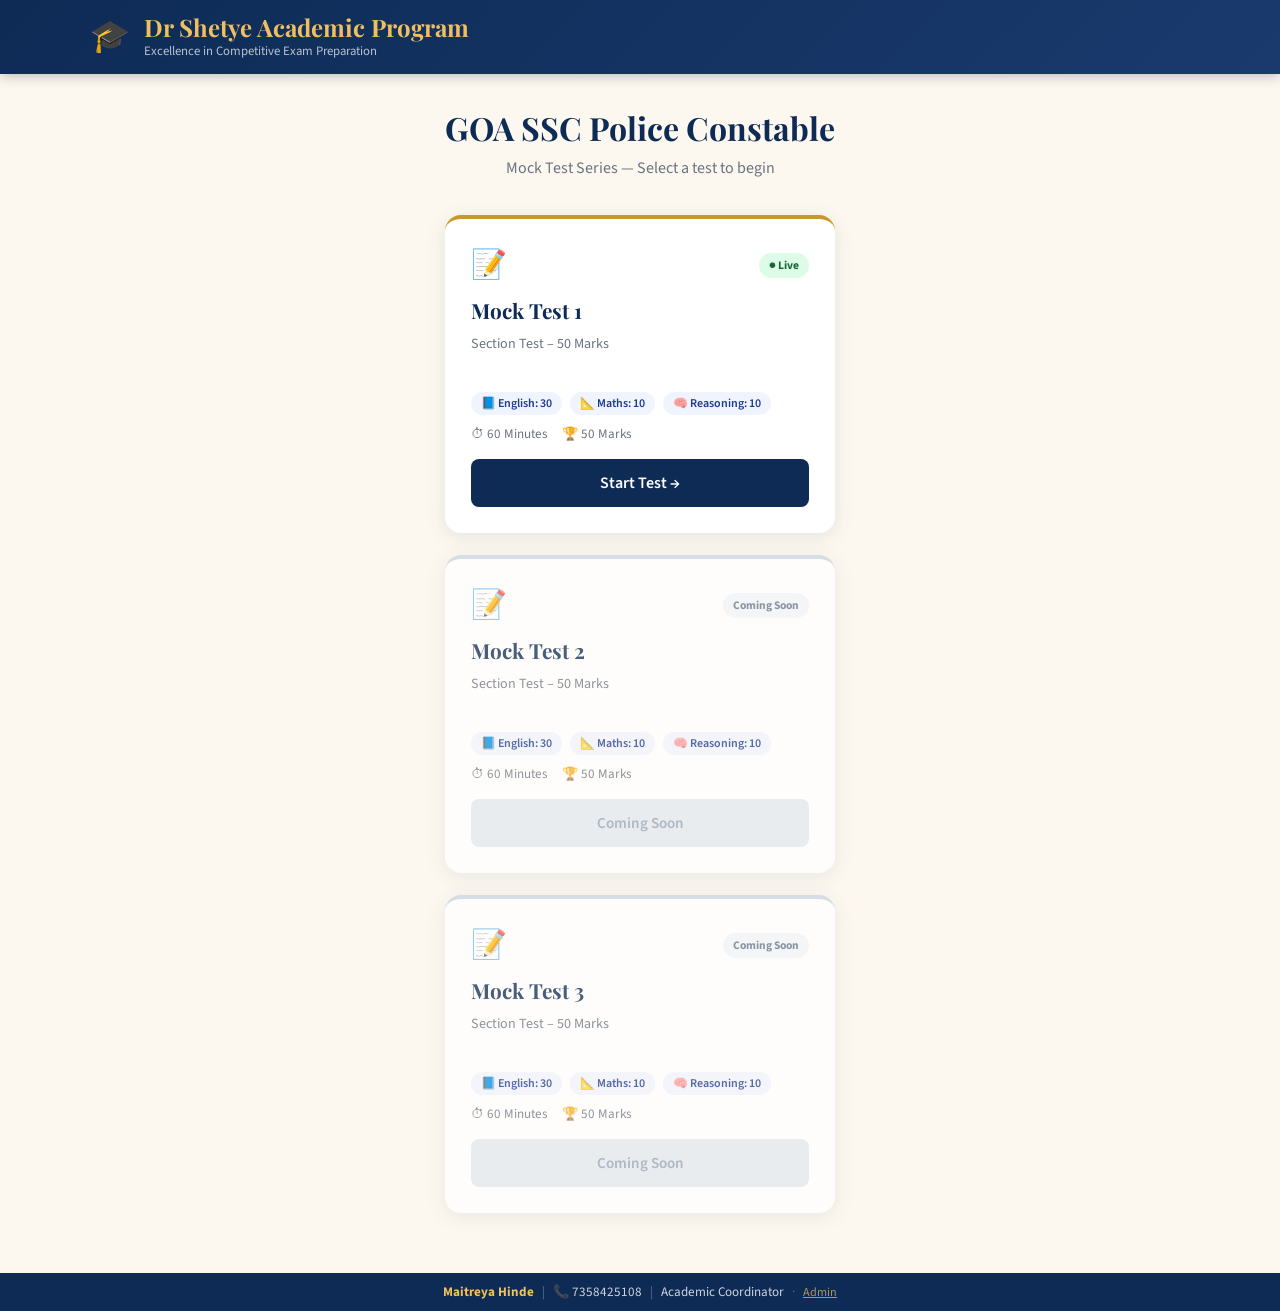
<file: index.html>
<!DOCTYPE html>
<html lang="en">
<head>
  <meta charset="UTF-8"/>
  <meta name="viewport" content="width=device-width, initial-scale=1.0"/>
  <title>Dr Shetye Academic Program – GOA SSC PC Tests</title>
  <link href="https://fonts.googleapis.com/css2?family=Playfair+Display:wght@700&family=Source+Sans+3:wght@400;600;700&display=swap" rel="stylesheet"/>
  <link rel="stylesheet" href="styles.css"/>
</head>
<body>

  <!-- HEADER -->
  <header class="site-header">
    <div class="header-inner">
      <div class="header-logo">🎓</div>
      <div class="header-text">
        <h1 class="header-title">Dr Shetye Academic Program</h1>
        <p class="header-sub">Excellence in Competitive Exam Preparation</p>
      </div>
    </div>
  </header>

  <!-- HOME PAGE -->
  <main class="home-main">
    <div class="home-hero">
      <h2 class="hero-title">GOA SSC Police Constable</h2>
      <p class="hero-sub">Mock Test Series — Select a test to begin</p>
    </div>

    <div class="tests-grid" id="testsGrid">
      <!-- Cards injected by home.js -->
    </div>
  </main>

  <!-- FOOTER -->
  <footer class="site-footer">
    <div class="footer-inner">
      <span class="footer-name">Maitreya Hinde</span>
      <span class="footer-sep">|</span>
      <span class="footer-phone">📞 7358425108</span>
      <span class="footer-sep">|</span>
      <span class="footer-role">Academic Coordinator</span>
      <span class="footer-sep">·</span>
      <span class="admin-link" onclick="openAdminModal()">Admin</span>
    </div>
  </footer>

  <!-- ADMIN MODAL -->
  <div id="adminModal" style="display:none;position:fixed;inset:0;background:rgba(0,0,0,0.55);z-index:300;align-items:center;justify-content:center;">
    <div class="modal-box">
      <h3>Admin Login</h3>
      <p style="font-size:.85rem;color:#6b7280;margin-bottom:14px;">View all test results &amp; merit lists</p>
      <input type="password" id="adminPass" placeholder="Admin password"/>
      <div style="display:flex;gap:10px;margin-top:4px;">
        <button class="btn btn-primary" style="flex:1;" onclick="adminLogin()">Login</button>
        <button class="btn btn-outline" style="flex:1;" onclick="closeModal()">Cancel</button>
      </div>
      <p id="adminError" style="display:none;color:#dc2626;font-size:.85rem;margin-top:10px;">❌ Wrong password</p>
    </div>
  </div>

  <script src="config.js"></script>
  <script src="home.js"></script>
</body>
</html>
</file>
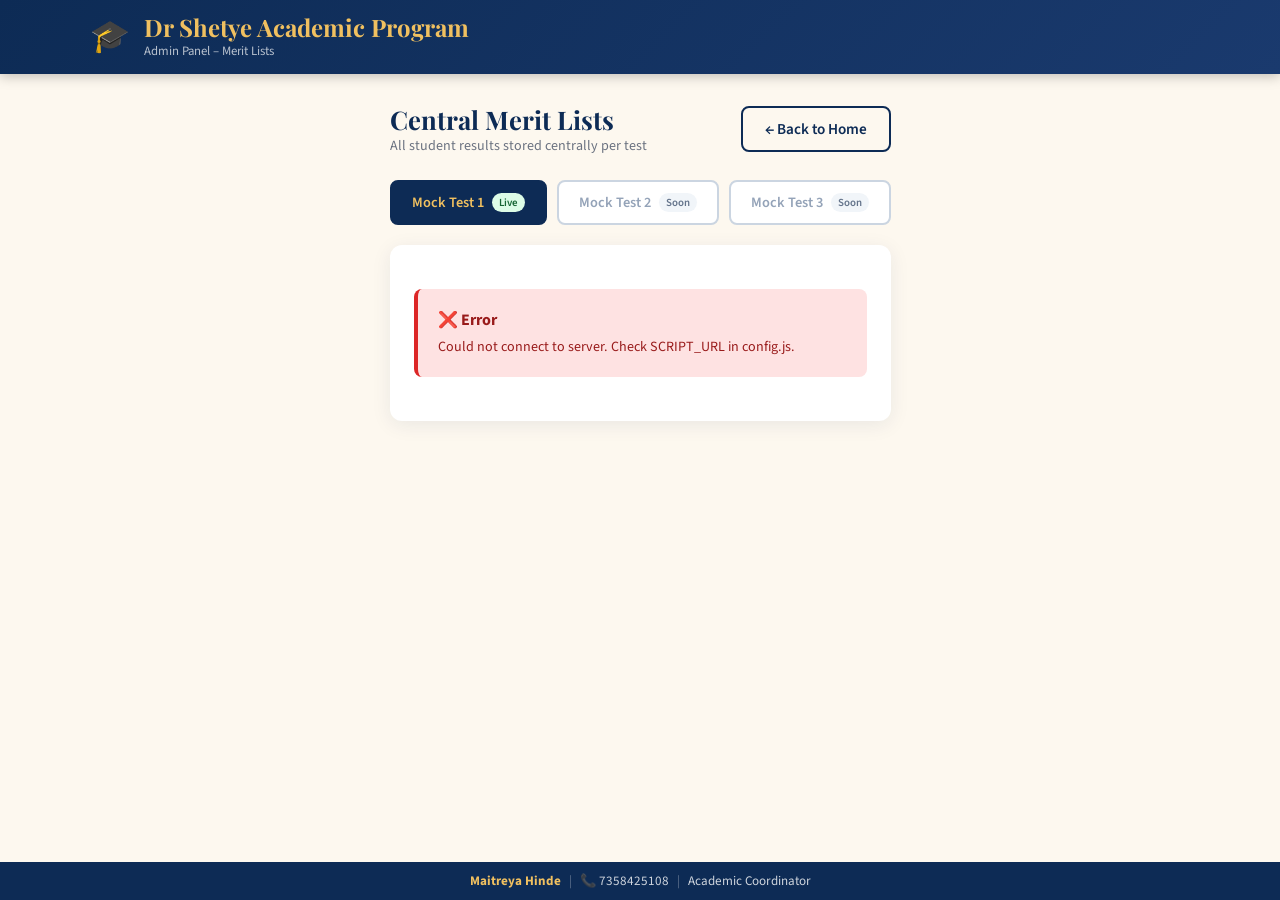
<file: admin.html>
<!DOCTYPE html>
<html lang="en">
<head>
  <meta charset="UTF-8"/>
  <meta name="viewport" content="width=device-width, initial-scale=1.0"/>
  <title>Admin Panel – Dr Shetye Academic Program</title>
  <link href="https://fonts.googleapis.com/css2?family=Playfair+Display:wght@700&family=Source+Sans+3:wght@400;600;700&display=swap" rel="stylesheet"/>
  <link rel="stylesheet" href="styles.css"/>
</head>
<body>

  <header class="site-header">
    <div class="header-inner">
      <div class="header-logo">🎓</div>
      <div class="header-text">
        <h1 class="header-title">Dr Shetye Academic Program</h1>
        <p class="header-sub">Admin Panel – Merit Lists</p>
      </div>
    </div>
  </header>

  <main style="max-width:1100px;margin:0 auto;padding:28px 16px 60px;">

    <div style="display:flex;align-items:center;justify-content:space-between;flex-wrap:wrap;gap:12px;margin-bottom:24px;">
      <div>
        <h2 style="font-family:'Playfair Display',serif;color:#0d2b55;font-size:1.6rem;">Central Merit Lists</h2>
        <p style="color:#6b7280;font-size:.88rem;">All student results stored centrally per test</p>
      </div>
      <a href="index.html" class="btn btn-outline" style="text-decoration:none;">← Back to Home</a>
    </div>

    <!-- Tab buttons for each test -->
    <div class="admin-tabs" id="adminTabs"></div>

    <!-- Results panel -->
    <div class="admin-results-panel" id="adminResultsPanel">
      <p style="color:#6b7280;text-align:center;padding:40px;">Select a test above to view results.</p>
    </div>

  </main>

  <footer class="site-footer">
    <div class="footer-inner">
      <span class="footer-name">Maitreya Hinde</span>
      <span class="footer-sep">|</span>
      <span class="footer-phone">📞 7358425108</span>
      <span class="footer-sep">|</span>
      <span class="footer-role">Academic Coordinator</span>
    </div>
  </footer>

  <script src="config.js"></script>
  <script src="admin.js"></script>
</body>
</html>
</file>
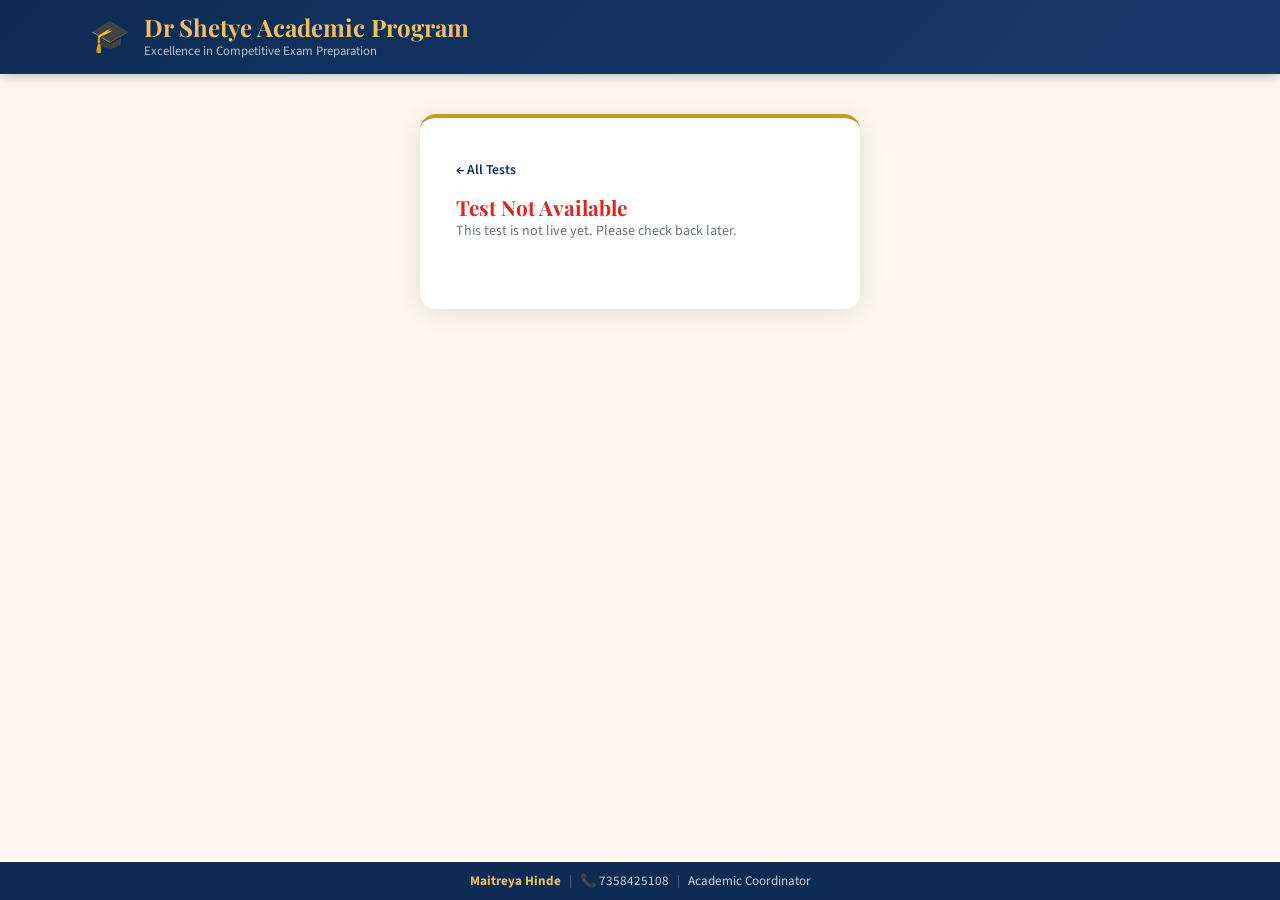
<file: test.html>
<!DOCTYPE html>
<html lang="en">
<head>
  <meta charset="UTF-8"/>
  <meta name="viewport" content="width=device-width, initial-scale=1.0"/>
  <title>GOA SSC PC Test – Dr Shetye Academic Program</title>
  <link href="https://fonts.googleapis.com/css2?family=Playfair+Display:wght@700&family=Source+Sans+3:wght@400;600;700&display=swap" rel="stylesheet"/>
  <link rel="stylesheet" href="styles.css"/>
</head>
<body>

  <header class="site-header">
    <div class="header-inner">
      <div class="header-logo">🎓</div>
      <div class="header-text">
        <h1 class="header-title">Dr Shetye Academic Program</h1>
        <p class="header-sub">Excellence in Competitive Exam Preparation</p>
      </div>
    </div>
  </header>

  <!-- LOGIN PAGE -->
  <section id="loginPage">
    <div class="card login-card">
      <a href="index.html" class="back-link">← All Tests</a>
      <div id="loginTestBadge" class="login-test-badge"></div>
      <h2 class="card-title">Student Login</h2>
      <p id="loginSubtitle" class="card-subtitle"></p>
      <div class="form-group">
        <label for="studentName">Full Name</label>
        <input type="text" id="studentName" placeholder="Enter your full name" autocomplete="off"/>
      </div>
      <div class="form-group">
        <label for="studentPassword">Test Password</label>
        <input type="password" id="studentPassword" placeholder="Enter test password"/>
      </div>
      <button class="btn btn-primary" onclick="login()">Start Test</button>
      <p id="loginError" class="error-msg" style="display:none;"></p>
    </div>
  </section>

  <!-- TEST PAGE -->
  <section id="testPage" style="display:none;">
    <div class="test-topbar">
      <div class="test-info">
        <span id="topStudentName"></span>
        <span class="test-name" id="topTestName"></span>
      </div>
      <div class="timer-box">
        <span class="timer-label">Time Left</span>
        <span id="timer" class="timer-digits">60:00</span>
      </div>
    </div>

    <div class="test-layout">
      <div class="question-panel">
        <div class="section-badge" id="sectionBadge"></div>
        <div id="questionBox" class="question-box"></div>
        <div class="nav-btns">
          <button class="btn btn-outline" onclick="prevQuestion()" id="prevBtn">◀ Previous</button>
          <button class="btn btn-outline" onclick="nextQuestion()" id="nextBtn">Next ▶</button>
        </div>
        <button class="btn btn-danger submit-btn" onclick="confirmSubmit()">Submit Test</button>
      </div>

      <div class="palette-panel">
        <h3 class="palette-title">Question Palette</h3>
        <div class="palette-legend">
          <span class="legend-dot dot-answered"></span> Answered &nbsp;
          <span class="legend-dot dot-unanswered"></span> Not Answered &nbsp;
          <span class="legend-dot dot-current"></span> Current
        </div>
        <div id="palette" class="palette-grid"></div>
        <div class="section-links" id="sectionLinks"></div>
      </div>
    </div>
  </section>

  <!-- RESULT PAGE -->
  <section id="resultPage" style="display:none;">
    <div class="result-card">
      <div class="result-icon">🏆</div>
      <h2 id="resultName" class="result-name"></h2>
      <p id="resultTestLabel" class="result-label"></p>
      <div class="score-display">
        <span id="totalScore" class="score-big"></span>
        <span class="score-sep">/</span>
        <span id="totalMarksDisplay" class="score-total">50</span>
      </div>
      <div class="score-breakdown" id="scoreBreakdown"></div>
      <div id="rankBadge" class="rank-badge"></div>
      <div id="savingStatus" style="display:none;padding:10px 16px;border-radius:8px;font-size:.88rem;font-weight:600;margin-bottom:14px;text-align:center;"></div>
      <button class="btn btn-primary" onclick="viewAnswers()">View Answer Key</button>
      <button class="btn btn-outline" style="margin-top:10px;width:100%;" onclick="goHome()">← Back to Tests</button>
    </div>
  </section>

  <!-- ANSWER REVIEW PAGE -->
  <section id="answerPage" style="display:none;">
    <div class="answer-header">
      <h2>Answer Key Review</h2>
      <button class="btn btn-outline" onclick="showPage('resultPage')">← Back to Result</button>
    </div>
    <div id="answerList" class="answer-list"></div>
  </section>

  <footer class="site-footer">
    <div class="footer-inner">
      <span class="footer-name">Maitreya Hinde</span>
      <span class="footer-sep">|</span>
      <span class="footer-phone">📞 7358425108</span>
      <span class="footer-sep">|</span>
      <span class="footer-role">Academic Coordinator</span>
    </div>
  </footer>

  <script src="config.js"></script>
  <script src="test.js"></script>
  <!-- Question files loaded dynamically by test.js -->
</body>
</html>
</file>
<file: styles.css>
/* =============================================
   Dr Shetye Academic Program – GOA SSC Test
   ============================================= */

:root {
  --navy: #0d2b55;
  --gold: #c9972a;
  --gold-light: #f0c060;
  --cream: #fdf8ef;
  --white: #ffffff;
  --text: #1a1a2e;
  --muted: #6b7280;
  --green: #16a34a;
  --red: #dc2626;
  --blue-light: #e8f0fe;
  --radius: 12px;
  --shadow: 0 4px 24px rgba(13,43,85,0.12);
}

* { box-sizing: border-box; margin: 0; padding: 0; }

body {
  font-family: 'Source Sans 3', sans-serif;
  background: var(--cream);
  color: var(--text);
  min-height: 100vh;
  display: flex;
  flex-direction: column;
}

/* ── HEADER ── */
.site-header {
  background: linear-gradient(135deg, var(--navy) 0%, #1a3a6e 100%);
  color: var(--white);
  padding: 14px 24px;
  box-shadow: 0 2px 12px rgba(0,0,0,0.25);
  position: sticky;
  top: 0;
  z-index: 100;
}
.header-inner {
  max-width: 1100px;
  margin: 0 auto;
  display: flex;
  align-items: center;
  gap: 14px;
}
.header-logo { font-size: 2rem; }
.header-title {
  font-family: 'Playfair Display', serif;
  font-size: 1.5rem;
  color: var(--gold-light);
  line-height: 1.1;
}
.header-sub {
  font-size: 0.8rem;
  color: rgba(255,255,255,0.7);
  margin-top: 2px;
}

/* ── FOOTER ── */
.site-footer {
  background: var(--navy);
  color: rgba(255,255,255,0.8);
  text-align: center;
  padding: 10px 16px;
  font-size: 0.82rem;
  margin-top: auto;
}
.footer-inner { display: flex; align-items: center; justify-content: center; gap: 8px; flex-wrap: wrap; }
.footer-name { color: var(--gold-light); font-weight: 700; }
.footer-sep { opacity: 0.4; }
.admin-link { color: var(--gold-light); cursor: pointer; text-decoration: underline; font-size: 0.76rem; opacity: 0.7; }
.admin-link:hover { opacity: 1; }

/* ── PAGES ── */
.page { flex: 1; padding: 32px 16px 48px; }

/* ── LOGIN ── */
.login-card {
  max-width: 440px;
  margin: 40px auto 0;
  background: var(--white);
  border-radius: 16px;
  padding: 40px 36px;
  box-shadow: var(--shadow);
  border-top: 4px solid var(--gold);
}
.card-title {
  font-family: 'Playfair Display', serif;
  font-size: 1.6rem;
  color: var(--navy);
  margin-bottom: 6px;
}
.card-subtitle { color: var(--muted); font-size: 0.9rem; margin-bottom: 28px; }

.form-group { margin-bottom: 18px; }
.form-group label { display: block; font-weight: 600; margin-bottom: 6px; font-size: 0.9rem; color: var(--navy); }
.form-group input {
  width: 100%;
  padding: 11px 14px;
  border: 2px solid #dde1ea;
  border-radius: 8px;
  font-size: 1rem;
  font-family: inherit;
  transition: border-color 0.2s;
  outline: none;
}
.form-group input:focus { border-color: var(--gold); }

.error-msg { color: var(--red); font-size: 0.85rem; margin-top: 10px; }

/* ── BUTTONS ── */
.btn {
  display: inline-block;
  padding: 10px 22px;
  border-radius: 8px;
  border: none;
  font-family: inherit;
  font-size: 0.95rem;
  font-weight: 600;
  cursor: pointer;
  transition: all 0.18s;
}
.btn-primary {
  background: var(--navy);
  color: var(--white);
  width: 100%;
  padding: 13px;
  margin-top: 6px;
  font-size: 1rem;
}
.btn-primary:hover { background: #1a3a6e; transform: translateY(-1px); box-shadow: 0 4px 12px rgba(13,43,85,0.25); }
.btn-outline {
  background: transparent;
  border: 2px solid var(--navy);
  color: var(--navy);
}
.btn-outline:hover { background: var(--navy); color: var(--white); }
.btn-danger { background: var(--red); color: var(--white); }
.btn-danger:hover { background: #b91c1c; }

/* ── TEST TOP BAR ── */
.test-topbar {
  max-width: 1100px;
  margin: 0 auto 20px;
  background: var(--navy);
  color: var(--white);
  border-radius: 10px;
  padding: 10px 20px;
  display: flex;
  justify-content: space-between;
  align-items: center;
  flex-wrap: wrap;
  gap: 10px;
}
.test-info { display: flex; gap: 14px; align-items: center; flex-wrap: wrap; }
.test-info span { font-size: 0.9rem; }
#topStudentName { font-weight: 700; color: var(--gold-light); }
.timer-box { display: flex; flex-direction: column; align-items: flex-end; }
.timer-label { font-size: 0.7rem; opacity: 0.7; }
.timer-digits { font-size: 1.4rem; font-weight: 700; color: var(--gold-light); font-variant-numeric: tabular-nums; }
.timer-digits.urgent { color: #f87171; animation: pulse 1s infinite; }
@keyframes pulse { 0%,100%{opacity:1} 50%{opacity:0.5} }

/* ── TEST LAYOUT ── */
.test-layout {
  max-width: 1100px;
  margin: 0 auto;
  display: grid;
  grid-template-columns: 1fr 260px;
  gap: 20px;
  align-items: start;
}
@media(max-width: 768px) { .test-layout { grid-template-columns: 1fr; } }

/* ── QUESTION PANEL ── */
.question-panel {
  background: var(--white);
  border-radius: var(--radius);
  padding: 28px;
  box-shadow: var(--shadow);
}
.section-badge {
  display: inline-block;
  background: var(--navy);
  color: var(--gold-light);
  font-size: 0.75rem;
  font-weight: 700;
  padding: 4px 12px;
  border-radius: 20px;
  margin-bottom: 20px;
  letter-spacing: 0.5px;
  text-transform: uppercase;
}
.question-box { min-height: 260px; }
.question-num { font-size: 0.8rem; color: var(--muted); margin-bottom: 8px; font-weight: 600; }
.question-text {
  font-size: 1.05rem;
  font-weight: 600;
  line-height: 1.6;
  margin-bottom: 20px;
  color: var(--navy);
}
.passage-box {
  background: #f0f4ff;
  border-left: 4px solid var(--navy);
  padding: 14px 16px;
  border-radius: 6px;
  margin-bottom: 16px;
  font-size: 0.92rem;
  line-height: 1.7;
  color: #2d3748;
}
.options-list { list-style: none; display: flex; flex-direction: column; gap: 10px; }
.option-item {
  display: flex;
  align-items: flex-start;
  gap: 12px;
  padding: 12px 16px;
  border: 2px solid #e2e8f0;
  border-radius: 8px;
  cursor: pointer;
  transition: all 0.15s;
  font-size: 0.95rem;
}
.option-item:hover { border-color: var(--gold); background: #fffbf0; }
.option-item.selected { border-color: var(--navy); background: var(--blue-light); }
.option-item input[type="radio"] { accent-color: var(--navy); margin-top: 2px; flex-shrink: 0; }

.nav-btns { display: flex; gap: 12px; margin-top: 24px; }
.nav-btns .btn { flex: 1; }
.submit-btn { width: 100%; margin-top: 14px; }

/* ── PALETTE ── */
.palette-panel {
  background: var(--white);
  border-radius: var(--radius);
  padding: 20px;
  box-shadow: var(--shadow);
  position: sticky;
  top: 80px;
}
.palette-title { font-weight: 700; font-size: 0.95rem; color: var(--navy); margin-bottom: 10px; }
.palette-legend { font-size: 0.72rem; color: var(--muted); display: flex; gap: 8px; align-items: center; margin-bottom: 14px; flex-wrap: wrap; }
.legend-dot { width: 10px; height: 10px; border-radius: 3px; display: inline-block; }
.dot-answered { background: var(--green); }
.dot-unanswered { background: #e2e8f0; border: 1px solid #94a3b8; }
.dot-current { background: var(--gold); }

.palette-grid { display: grid; grid-template-columns: repeat(5, 1fr); gap: 6px; margin-bottom: 14px; }
.palette-btn {
  aspect-ratio: 1;
  border: none;
  border-radius: 6px;
  font-size: 0.72rem;
  font-weight: 700;
  cursor: pointer;
  background: #e9ecef;
  color: var(--text);
  transition: all 0.12s;
}
.palette-btn:hover { transform: scale(1.1); }
.palette-btn.answered { background: var(--green); color: var(--white); }
.palette-btn.current { background: var(--gold); color: var(--white); }

.section-links { display: flex; flex-direction: column; gap: 6px; margin-top: 10px; }
.section-btn {
  background: #f1f5f9;
  border: 1px solid #cbd5e1;
  border-radius: 6px;
  padding: 7px 10px;
  font-size: 0.75rem;
  font-weight: 600;
  cursor: pointer;
  text-align: left;
  color: var(--navy);
  font-family: inherit;
  transition: background 0.15s;
}
.section-btn:hover { background: #dbeafe; }

/* ── RESULT ── */
/* #resultPage display controlled by JS */
.result-card {
  max-width: 520px;
  margin: 0 auto;
  background: var(--white);
  border-radius: 20px;
  padding: 44px 40px;
  box-shadow: var(--shadow);
  text-align: center;
  border-top: 5px solid var(--gold);
}
.result-icon { font-size: 3.5rem; margin-bottom: 10px; }
.result-name { font-family: 'Playfair Display', serif; font-size: 1.5rem; color: var(--navy); margin-bottom: 10px; }
.result-label { color: var(--muted); font-size: 0.9rem; margin-bottom: 6px; }
.score-display { display: flex; align-items: baseline; justify-content: center; gap: 4px; margin-bottom: 22px; }
.score-big { font-size: 4rem; font-weight: 700; color: var(--navy); font-family: 'Playfair Display', serif; }
.score-sep { font-size: 2rem; color: var(--muted); }
.score-total { font-size: 2rem; color: var(--muted); }

.score-breakdown {
  display: flex;
  gap: 16px;
  justify-content: center;
  margin-bottom: 20px;
  flex-wrap: wrap;
}
.breakdown-item {
  background: var(--cream);
  border-radius: 10px;
  padding: 12px 16px;
  text-align: center;
  min-width: 80px;
}
.bd-label { display: block; font-size: 0.75rem; color: var(--muted); margin-bottom: 4px; }
.bd-val { font-size: 1.4rem; font-weight: 700; color: var(--navy); }

.rank-badge {
  display: inline-block;
  padding: 6px 20px;
  border-radius: 20px;
  font-weight: 700;
  font-size: 0.85rem;
  margin-bottom: 22px;
}
.rank-badge.excellent { background: #dcfce7; color: #166534; }
.rank-badge.good { background: #dbeafe; color: #1e3a8a; }
.rank-badge.average { background: #fef3c7; color: #92400e; }
.rank-badge.below { background: #fee2e2; color: #991b1b; }

.result-card .btn { margin-top: 10px; }
.result-card .btn-primary { width: 100%; }
.result-card .btn-outline { width: 100%; }

/* ── ANSWER REVIEW ── */
/* #answerPage display controlled by JS */
.answer-header {
  max-width: 820px;
  margin: 0 auto 20px;
  display: flex;
  justify-content: space-between;
  align-items: center;
  flex-wrap: wrap;
  gap: 10px;
}
.answer-header h2 { font-family: 'Playfair Display', serif; color: var(--navy); font-size: 1.5rem; }
.answer-list { max-width: 820px; margin: 0 auto; display: flex; flex-direction: column; gap: 12px; }
.answer-item {
  background: var(--white);
  border-radius: 10px;
  padding: 16px 20px;
  box-shadow: 0 2px 8px rgba(0,0,0,0.06);
  border-left: 4px solid transparent;
}
.answer-item.correct { border-color: var(--green); }
.answer-item.incorrect { border-color: var(--red); }
.answer-item.skipped { border-color: #94a3b8; }
.answer-q { font-weight: 600; font-size: 0.9rem; color: var(--navy); margin-bottom: 6px; }
.answer-detail { font-size: 0.84rem; color: var(--muted); }
.answer-detail span { font-weight: 600; }
.answer-detail .correct-ans { color: var(--green); }
.answer-detail .wrong-ans { color: var(--red); }

/* ── ADMIN ── */
/* #adminPage display controlled by JS */
.admin-panel { max-width: 900px; margin: 0 auto; }
.admin-panel h2 { font-family: 'Playfair Display', serif; color: var(--navy); margin-bottom: 8px; }
.admin-note { color: var(--muted); font-size: 0.85rem; margin-bottom: 20px; }
.merit-table { width: 100%; border-collapse: collapse; background: var(--white); border-radius: 10px; overflow: hidden; box-shadow: var(--shadow); margin-bottom: 16px; }
.merit-table th { background: var(--navy); color: var(--gold-light); padding: 12px 14px; text-align: left; font-size: 0.85rem; }
.merit-table td { padding: 11px 14px; border-bottom: 1px solid #f1f5f9; font-size: 0.88rem; }
.merit-table tr:last-child td { border-bottom: none; }
.merit-table tr:nth-child(even) td { background: #f8fafc; }
.admin-panel .btn { margin-right: 10px; margin-bottom: 10px; }

/* ── MODAL ── */
.modal {
  position: fixed;
  inset: 0;
  background: rgba(0,0,0,0.5);
  z-index: 200;
  display: flex;
  align-items: center;
  justify-content: center;
}
.modal-box {
  background: var(--white);
  padding: 32px;
  border-radius: 14px;
  min-width: 300px;
  box-shadow: 0 20px 60px rgba(0,0,0,0.3);
}
.modal-box h3 { margin-bottom: 16px; color: var(--navy); }
.modal-box input {
  width: 100%;
  padding: 10px 14px;
  border: 2px solid #dde1ea;
  border-radius: 8px;
  font-size: 1rem;
  margin-bottom: 14px;
  outline: none;
}
.modal-box input:focus { border-color: var(--gold); }
.modal-btns { display: flex; gap: 10px; }
.modal-btns .btn { flex: 1; }

/* ── HOME PAGE ── */
.home-main { max-width: 1100px; margin: 0 auto; padding: 32px 16px 60px; }
.home-hero { text-align: center; margin-bottom: 36px; }
.hero-title { font-family: 'Playfair Display', serif; font-size: 2rem; color: #0d2b55; margin-bottom: 8px; }
.hero-sub { color: #6b7280; font-size: 1rem; }

/* ── TEST CARDS GRID ── */
.tests-grid {
  display: grid;
  grid-template-columns: repeat(auto-fill, minmax(300px, 1fr));
  gap: 22px;
}
.test-card {
  background: #fff;
  border-radius: 16px;
  padding: 26px;
  box-shadow: 0 4px 20px rgba(13,43,85,0.10);
  border-top: 4px solid #c9972a;
  display: flex;
  flex-direction: column;
  gap: 10px;
  transition: transform 0.18s, box-shadow 0.18s;
}
.test-card:hover { transform: translateY(-4px); box-shadow: 0 8px 28px rgba(13,43,85,0.15); }
.test-card-locked { border-top-color: #cbd5e1; opacity: 0.75; }
.card-top { display: flex; justify-content: space-between; align-items: center; }
.card-icon { font-size: 1.8rem; }
.card-badge { font-size: 0.72rem; font-weight: 700; padding: 4px 10px; border-radius: 20px; }
.badge-live { background: #dcfce7; color: #166534; }
.badge-soon { background: #f1f5f9; color: #64748b; }
.card-title { font-family: 'Playfair Display', serif; font-size: 1.3rem; color: #0d2b55; margin: 0; }
.card-subtitle { color: #6b7280; font-size: .88rem; }
.card-sections { display: flex; flex-wrap: wrap; gap: 8px; }
.card-sections span { background: #f0f4ff; color: #1e3a8a; font-size: .75rem; font-weight: 600; padding: 3px 10px; border-radius: 12px; }
.card-meta { display: flex; gap: 14px; font-size: .82rem; color: #6b7280; }
.card-btn { width: 100%; margin-top: 6px; }
.btn-disabled { background: #e2e8f0; color: #94a3b8; cursor: not-allowed; width: 100%; padding: 13px; border-radius: 8px; border: none; font-family: inherit; font-size: .95rem; font-weight: 600; margin-top: 6px; }

/* ── LOGIN TEST BADGE ── */
.back-link { display: inline-block; color: #0d2b55; font-size: .85rem; font-weight: 600; margin-bottom: 14px; text-decoration: none; }
.back-link:hover { text-decoration: underline; }
.login-test-badge { display: inline-block; background: #0d2b55; color: #f0c060; font-size: .75rem; font-weight: 700; padding: 4px 14px; border-radius: 20px; margin-bottom: 10px; text-transform: uppercase; letter-spacing: .5px; }

/* ── ADMIN TABS ── */
.admin-tabs { display: flex; gap: 10px; flex-wrap: wrap; margin-bottom: 20px; }
.admin-tab {
  padding: 10px 20px;
  border: 2px solid #0d2b55;
  border-radius: 8px;
  background: #fff;
  color: #0d2b55;
  font-family: inherit;
  font-size: .9rem;
  font-weight: 600;
  cursor: pointer;
  display: flex;
  align-items: center;
  gap: 8px;
  transition: all 0.15s;
}
.admin-tab:hover { background: #0d2b55; color: #fff; }
.admin-tab.active { background: #0d2b55; color: #f0c060; }
.admin-tab.tab-inactive { border-color: #cbd5e1; color: #94a3b8; cursor: default; }
.admin-tab.tab-inactive:hover { background: #fff; color: #94a3b8; }
.tab-live { background: #dcfce7; color: #166534; font-size: .68rem; padding: 2px 7px; border-radius: 10px; }
.tab-soon { background: #f1f5f9; color: #64748b; font-size: .68rem; padding: 2px 7px; border-radius: 10px; }
.admin-results-panel { background: #fff; border-radius: 12px; padding: 24px; box-shadow: 0 4px 20px rgba(13,43,85,0.08); }
</file>
